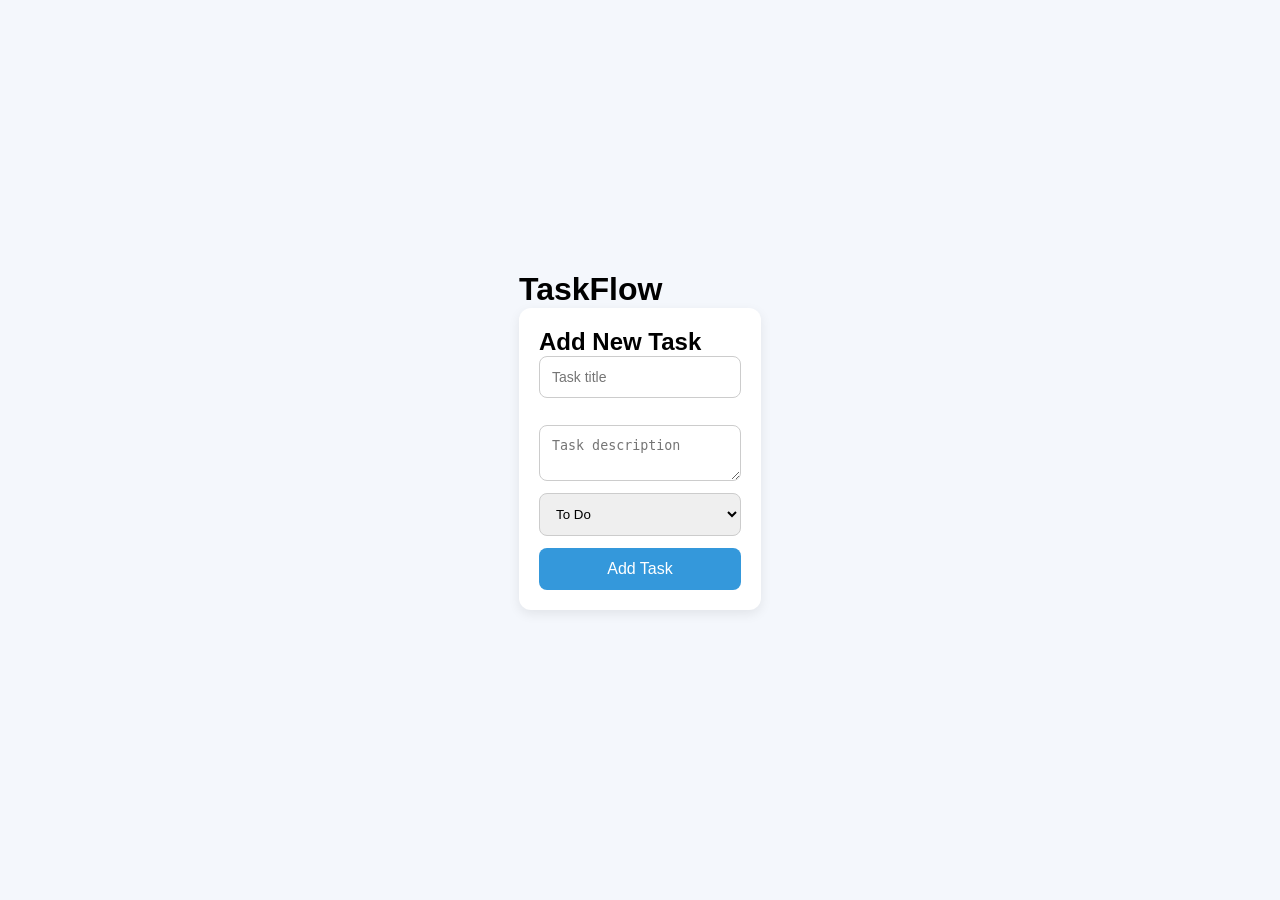
<file: Frontend/index.html>
<!DOCTYPE html>
<html lang="en">
<head>
    <meta charset="UTF-8">
    <meta name="viewport" content="width=device-width, initial-scale=1.0">
    <title>TaskFlow - Dashboard</title>
    <link rel="stylesheet" href="style.css">
</head>

<body>

    <div class="index-container">

        <header class="index-header">
            <h1>TaskFlow</h1>
        </header>

        <section class="task-form-card">
            <h2>Add New Task</h2>

            <form>
                <input type="text" placeholder="Task title" required>

                <textarea placeholder="Task description"></textarea>

                <select>
                    <option>To Do</option>
                    <option>In Progress</option>
                    <option>Done</option>
                </select>

                <button type="submit">Add Task</button>
            </form>
        </section>

        <section class="tasks-section">
            <h2>My Tasks</h2>

            <div id="task-list">
            </div>

        </section>

    </div>

    <script src="script.js"></script>

</body>
</html>
</file>
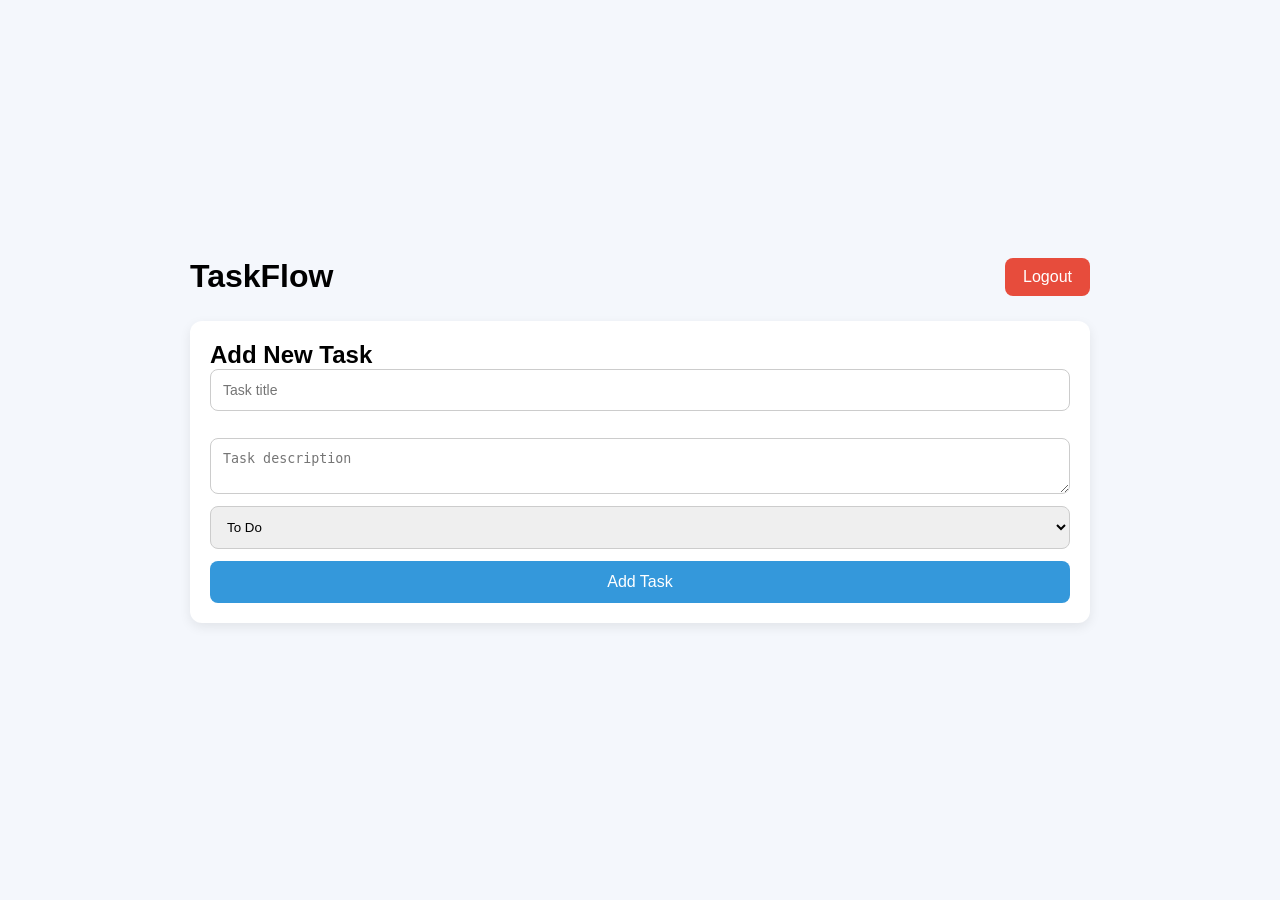
<file: Frontend/dashboard.html>
<!DOCTYPE html>
<html lang="en">
<head>
    <meta charset="UTF-8">
    <meta name="viewport" content="width=device-width, initial-scale=1.0">
    <title>TaskFlow - Dashboard</title>
    <link rel="stylesheet" href="style.css">
</head>

<body>
    <div class="dashboard-container">

        <header class="dashboard-header">
            <h1>TaskFlow</h1>
            <a href="index.html" class="logout-btn">Logout</a>
        </header>

        <section class="task-form-card">
            <h2>Add New Task</h2>

            <form>
                <input type="text" placeholder="Task title" required>

                <textarea placeholder="Task description"></textarea>

                <select>
                    <option>To Do</option>
                    <option>In Progress</option>
                    <option>Done</option>
                </select>

                <button type="submit">Add Task</button>
            </form>
        </section>

        <section class="tasks-section">
            <h2>My Tasks</h2>

            <div id="task-list">

            </div>
        </section>

    </div>

    <script src="script.js"></script>
</body>
</html>
</file>
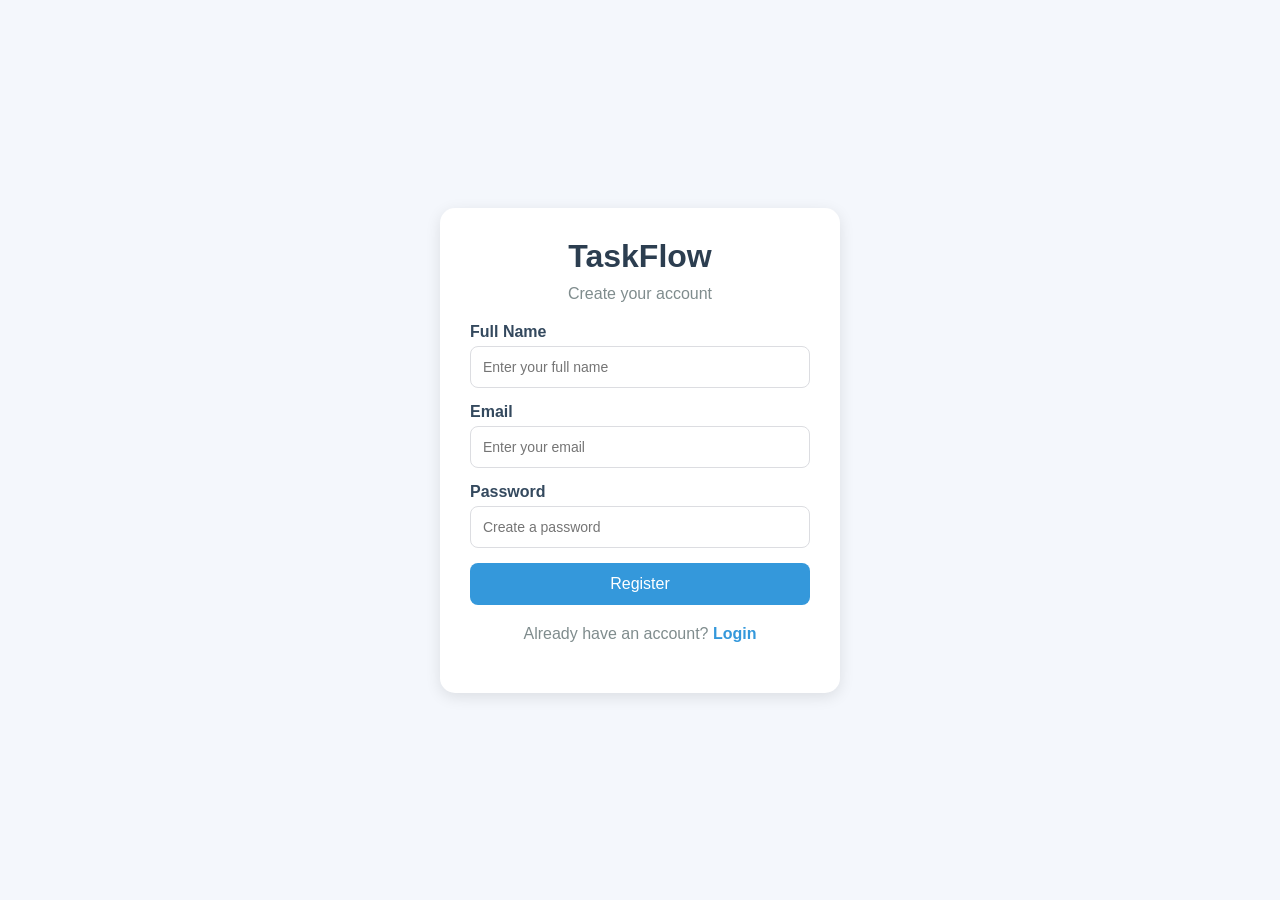
<file: Frontend/register.html>
<!DOCTYPE html>
<html lang="en">
<head>
    <meta charset="UTF-8">
    <meta name="viewport" content="width=device-width, initial-scale=1.0">
    <title>TaskFlow - Register</title>
    <link rel="stylesheet" href="style.css">
</head>

<body>
    <div class="login-container">
        <div class="login-card">
            <h1>TaskFlow</h1>
            <p>Create your account</p>

            <form id="registerForm">
                <label>Full Name</label>
                <input type="text" placeholder="Enter your full name" required>

                <label>Email</label>
                <input type="email" placeholder="Enter your email" required>

                <label>Password</label>
                <input type="password" placeholder="Create a password" required>

                <button type="submit">Register</button>
            </form>

            <p class="register-text">
                Already have an account?
                <a href="index.html">Login</a>
            </p>
        </div>
    </div>

    <script>
        document
            .getElementById("registerForm")
            .addEventListener("submit", function (e) {
                e.preventDefault();
                window.location.href = "dashboard.html";
            });
    </script>
</body>
</html>
</file>
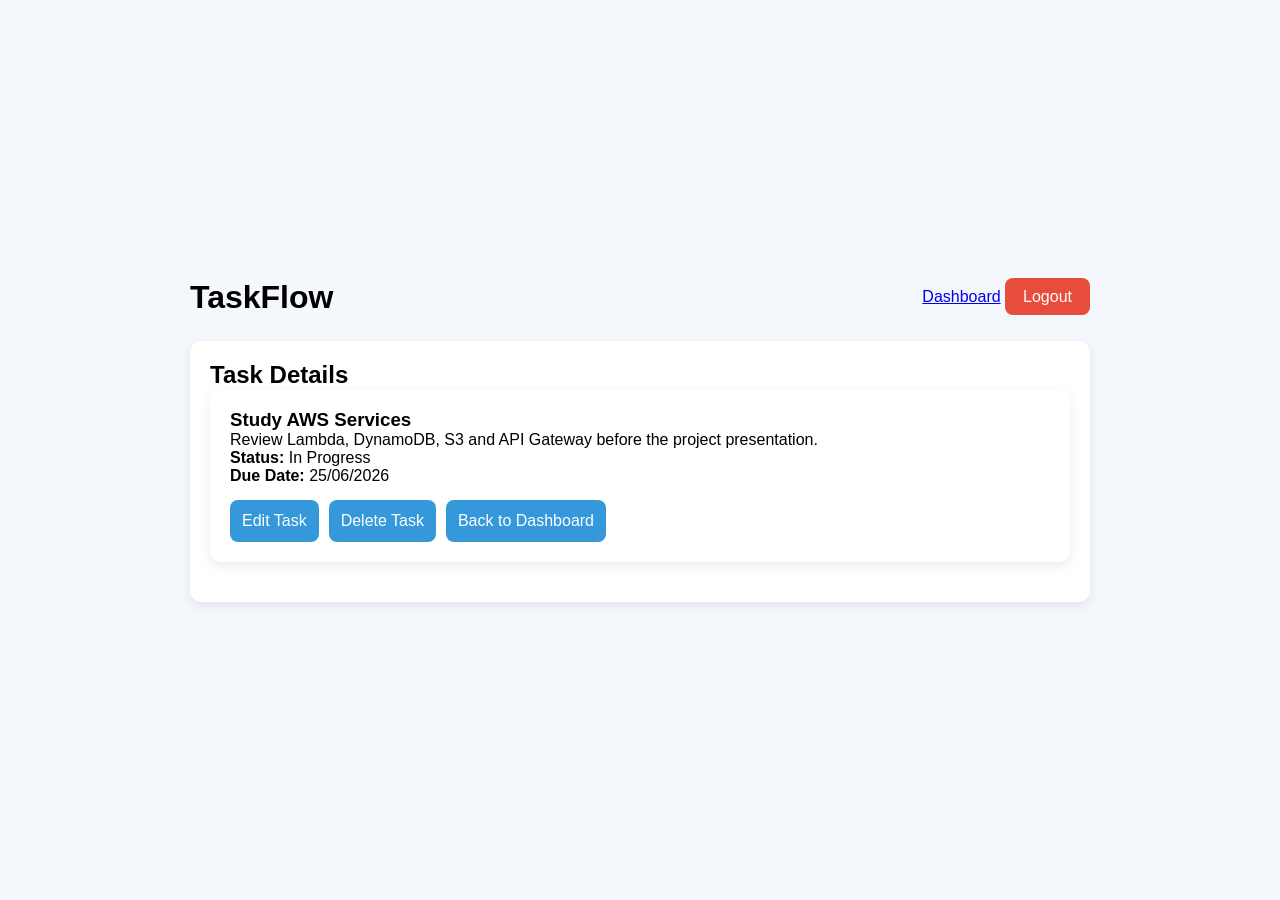
<file: Frontend/task-details.html>
<!DOCTYPE html>
<html lang="en">
<head>
    <meta charset="UTF-8">
    <meta name="viewport" content="width=device-width, initial-scale=1.0">
    <title>TaskFlow - Task Details</title>
    <link rel="stylesheet" href="style.css">
</head>

<body>
    <div class="dashboard-container">

        <header class="dashboard-header">
            <h1>TaskFlow</h1>

            <nav>
                <a href="dashboard.html">Dashboard</a>
                <a href="index.html" class="logout-btn">Logout</a>
            </nav>
        </header>

        <section class="task-form-card">
            <h2>Task Details</h2>

            <div class="task-card">
                <h3>Study AWS Services</h3>

                <p>
                    Review Lambda, DynamoDB, S3 and API Gateway before the project presentation.
                </p>

                <p><strong>Status:</strong> In Progress</p>
                <p><strong>Due Date:</strong> 25/06/2026</p>

                <div class="task-actions">
                    <a href="dashboard.html">
                        <button>Edit Task</button>
                    </a>

                    <a href="dashboard.html">
                        <button>Delete Task</button>
                    </a>

                    <a href="dashboard.html">
                        <button>Back to Dashboard</button>
                    </a>
                </div>
            </div>
        </section>

    </div>

    <script src="script.js"></script>
</body>
</html>
</file>
<file: Frontend/style.css>
* {
    margin: 0;
    padding: 0;
    box-sizing: border-box;
}

body {
    font-family: Arial, sans-serif;
    background: #f4f7fc;
    height: 100vh;
    display: flex;
    justify-content: center;
    align-items: center;
}

.login-container {
    width: 100%;
    display: flex;
    justify-content: center;
    align-items: center;
}

.login-card {
    background: white;
    width: 400px;
    padding: 30px;
    border-radius: 15px;
    box-shadow: 0 4px 15px rgba(0, 0, 0, 0.1);
}

.login-card h1 {
    text-align: center;
    color: #2c3e50;
    margin-bottom: 10px;
}

.login-card p {
    text-align: center;
    color: #7f8c8d;
    margin-bottom: 20px;
}

label {
    display: block;
    margin-bottom: 5px;
    font-weight: bold;
    color: #34495e;
}

input {
    width: 100%;
    padding: 12px;
    margin-bottom: 15px;
    border: 1px solid #dcdde1;
    border-radius: 8px;
    font-size: 14px;
}

input:focus {
    outline: none;
    border-color: #3498db;
}

button {
    width: 100%;
    padding: 12px;
    border: none;
    border-radius: 8px;
    background: #3498db;
    color: white;
    font-size: 16px;
    cursor: pointer;
    transition: 0.3s;
}

button:hover {
    background: #2980b9;
}

.register-text {
    margin-top: 20px;
    text-align: center;
}

.register-text a {
    color: #3498db;
    text-decoration: none;
    font-weight: bold;
}

.register-text a:hover {
    text-decoration: underline;
}
.dashboard-container {
    width: 80%;
    max-width: 900px;
    margin: 60px auto;
}

.dashboard-header {
    display: flex;
    justify-content: space-between;
    align-items: center;
    margin-bottom: 25px;
}

.logout-btn {
    text-decoration: none;
    background-color: #e74c3c;
    color: white;
    padding: 10px 18px;
    border-radius: 8px;
}

.task-form-card,
.task-card {
    background-color: white;
    padding: 20px;
    border-radius: 12px;
    margin-bottom: 20px;
    box-shadow: 0 4px 12px rgba(0,0,0,0.08);
}

.task-form-card form {
    display: flex;
    flex-direction: column;
    gap: 12px;
}

.task-form-card input,
.task-form-card textarea,
.task-form-card select {
    padding: 12px;
    border: 1px solid #ccc;
    border-radius: 8px;
}

.tasks-section h2 {
    margin-bottom: 15px;
}

.task-actions {
    display: flex;
    gap: 10px;
    margin-top: 15px;
}

.status {
    display: inline-block;
    margin-top: 10px;
    padding: 6px 12px;
    border-radius: 20px;
    color: white;
    font-size: 14px;
}

.todo {
    background-color: #f39c12;
}

.progress {
    background-color: #3498db;
}

.done {
    background-color: #2ecc71;
}
</file>
